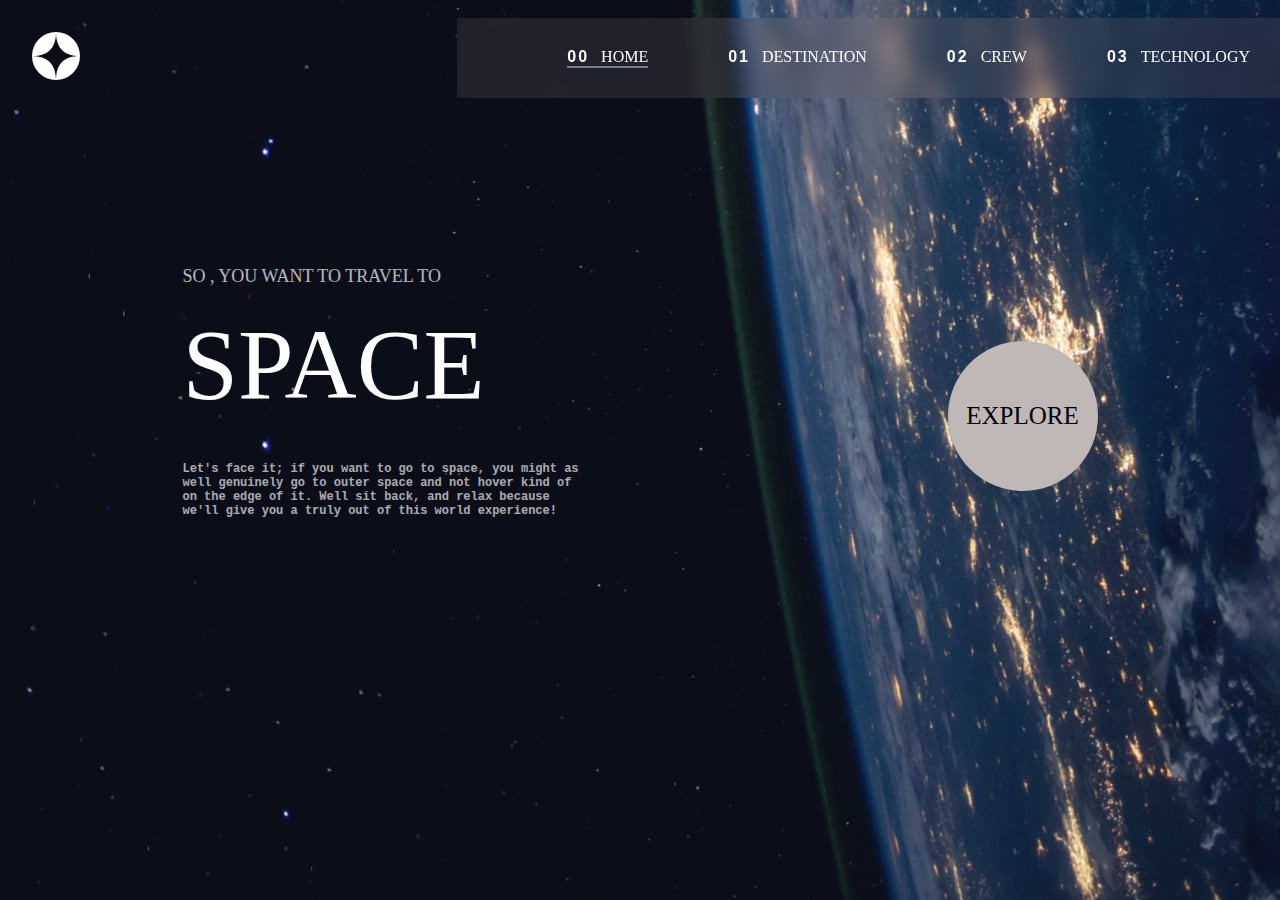
<file: index.html>
<!DOCTYPE html>
<html lang="en">
<head>
    <meta charset="UTF-8">
    <meta http-equiv="X-UA-Compatible" content="IE=edge">
    <meta name="viewport" content="width=device-width, initial-scale=1.0">
    <link rel="icon" href="./images/logos.svg">
    <link rel="stylesheet" href="styles.css">
    <title>Space</title>
</head>
<body>

<header class="primary-header flex">

  <div class="py-5">
  <img id="logo" src="./images/logo.svg">
  </div>

<div class="py-6">
  <img id="icon" src="./images/icon-hamburger.svg"  alt="">
</div>

  <nav id="nav">

  <ul id="primary-navigation" class="primary-navigation flex">
    <li>
      <img id="close" src="./images/icon-close.svg">
    </li>
      <li  class="active">
      <a  href="index.html">
        <span aria-hidden="true">00</span>HOME
      </a>
    </li>
    <li>
      <a href="destination.html">
        <span aria-hidden="true">01</span>DESTINATION
      </a>
    </li>
    <li>
      <a href="crew.html">
        <span aria-hidden="true">02</span>CREW
      </a>
    </li>
    <li>
      <a href="technology.html">
        <span aria-hidden="true">03</span>TECHNOLOGY
      </a>
    </li>
    </ul>
</nav>

</header>

<main id="main">
  <div id="text">
    <p>SO , YOU WANT TO TRAVEL TO </p>
    <h1>SPACE</h1>
    <h2>Let's face it; if you want to go to space, you might as well genuinely go to outer space and not hover kind of on the edge of it. Well sit back, and relax because we'll give you a truly out of this world experience!</h2>
  </div>

  <div class="explore">
    <p>EXPLORE</p>
  </div>
  </main>


<script src="app.js"></script>
</body>
</html>
</file>
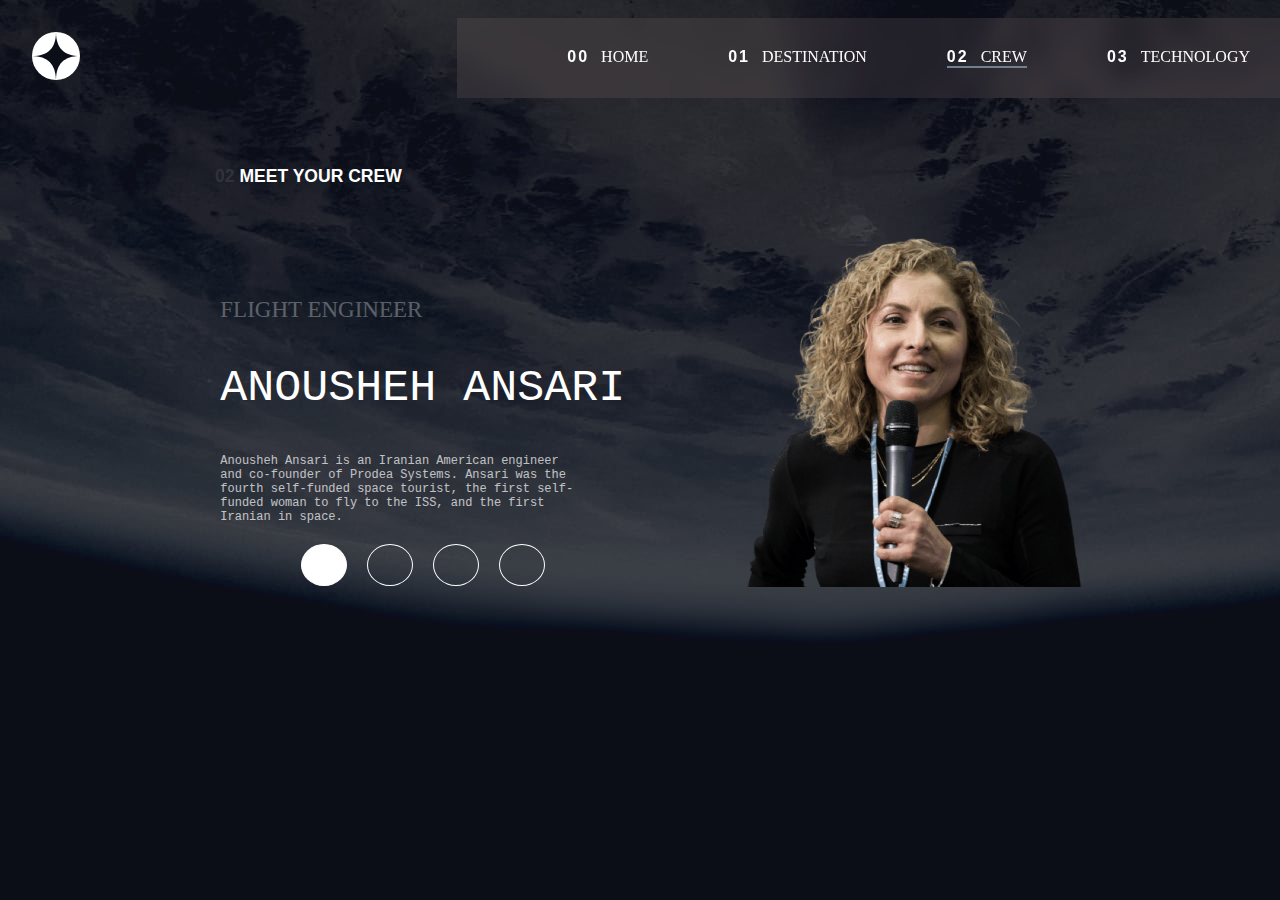
<file: crew.html>
<!DOCTYPE html>
<html lang="en">
<head>
    <meta charset="UTF-8">
    <meta http-equiv="X-UA-Compatible" content="IE=edge">
    <meta name="viewport" content="width=device-width, initial-scale=1.0">
    <link rel="icon" href="./images/logos.svg">
    <link rel="stylesheet" href="crew.css">
    <title>Space</title>
</head>
<body>

<header class="primary-header flex">

  <div class="py-5">
  <img id="logo" src="./images/logo.svg">
  </div>

<div class="py-6">
  <img id="icon" src="./images/icon-hamburger.svg"  alt="">
</div>

  <nav id="nav">

  <ul id="primary-navigation" class="primary-navigation flex">
    <li>
      <img id="close" src="./images/icon-close.svg">
    </li>
      <li  >
      <a  href="index.html">
        <span aria-hidden="true">00</span>HOME
      </a>
    </li>
    <li>
      <a href="destination.html">
        <span aria-hidden="true">01</span>DESTINATION
      </a>
    </li>
    <li class="active">
      <a href="crew.html">
        <span aria-hidden="true">02</span>CREW
      </a>
    </li>
    <li>
      <a href="technology.html">
        <span aria-hidden="true">03</span>TECHNOLOGY
      </a>
    </li>
    </ul>
</nav>
</header>


<div id="text">
    <h3><span>02</span> MEET YOUR CREW </h3>
</div>

<main>



  <article>


<div>
  <p id="role" class="t">FLIGHT ENGINEER</p>
</div>

<div class="h1">
  <p id="name">ANOUSHEH ANSARI</p>
</div>

<div id="large">
    <p id="bio">Anousheh Ansari is an Iranian American engineer and co-founder of Prodea Systems. Ansari was the fourth self-funded space tourist, the first self-funded woman to fly to the ISS, and the first Iranian in space.</p>
</div>

<div id="container">


<p id="primero" class="circulo white"></p>
<p id="segundo" class="circulo"></p>
<p id="tercero" class="circulo"></p>
<p id="cuarto"  class="circulo"></p>
</div>
  </article>



  <div id="image">
    <img id="im" src="./images/image-anousheh-ansari.png" alt="">

</div>


</main>


<script type="module" src="crew.js"></script>
</body>
</html>
</file>
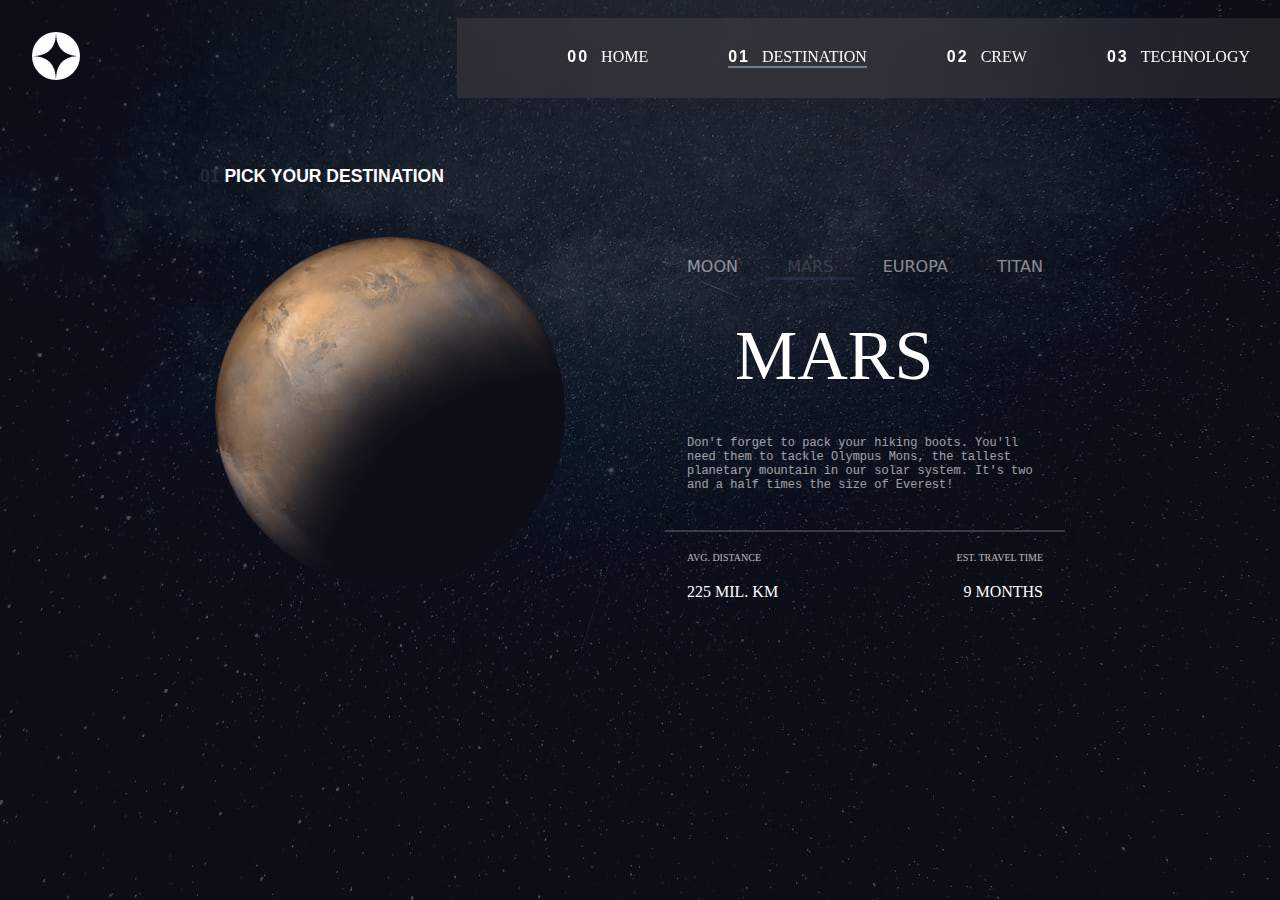
<file: destination.html>
<!DOCTYPE html>
<html lang="en">
<head>
    <meta charset="UTF-8">
    <meta http-equiv="X-UA-Compatible" content="IE=edge">
    <meta name="viewport" content="width=device-width, initial-scale=1.0">
    <link rel="icon" href="./images/logos.svg">
    <link rel="stylesheet" href="destination.css">
    <title>Space</title>
</head>
<body>

<header class="primary-header flex">

  <div class="py-5">
  <img id="logo" src="./images/logo.svg">
  </div>

<div class="py-6">
  <img id="icon" src="./images/icon-hamburger.svg"  alt="">
</div>

  <nav id="nav">

  <ul id="primary-navigation" class="primary-navigation flex">

    <li>
      <img id="close" src="./images/icon-close.svg">
    </li>

    <li>
      <a href="index.html">
        <span aria-hidden="true">00</span>HOME
      </a>
    </li>
    <li class="active">
      <a href="destination.html">
        <span aria-hidden="true">01</span>DESTINATION
      </a>
    </li>
    <li>
      <a href="crew.html">
        <span aria-hidden="true">02</span>CREW
      </a>
    </li>
    <li>
      <a href="technology.html">
        <span aria-hidden="true">03</span>TECHNOLOGY
      </a>
    </li>
    </ul>
</nav>

</header>



<div id="text">
    <h3><span>01</span> PICK YOUR DESTINATION</h3>
</div>

<main>

    <div id="image">
        <img id="imagen"  src="./images/image-mars.png" alt="">
    </div>


  <article>
<div class="planets">
  <p id="moon">MOON</p>
  <p id="mars" class="activeP">MARS</p>
  <p id="europa">EUROPA</p>
  <p id="titan">TITAN</p>
</div>

<div>
  <p id="indicator">MARS</p>
</div>

<div id="large">
  <p id="largo">Don't forget to pack your hiking boots. You'll need them to tackle Olympus Mons, the tallest planetary mountain in our solar system. It's two and a half times the size of Everest!</p>
</div>>
<hr color="gray">
<div class="specific">
  <p>AVG. DISTANCE</p>
  <p>EST. TRAVEL TIME</p>
</div>
<div class="time">
  <p id="distance">225 MIL. KM</p>
  <p id="travel">9 MONTHS</p>
</div>

  </article>
</main>



<script type="module" src="destination.js"></script>
</body>
</html>
</file>
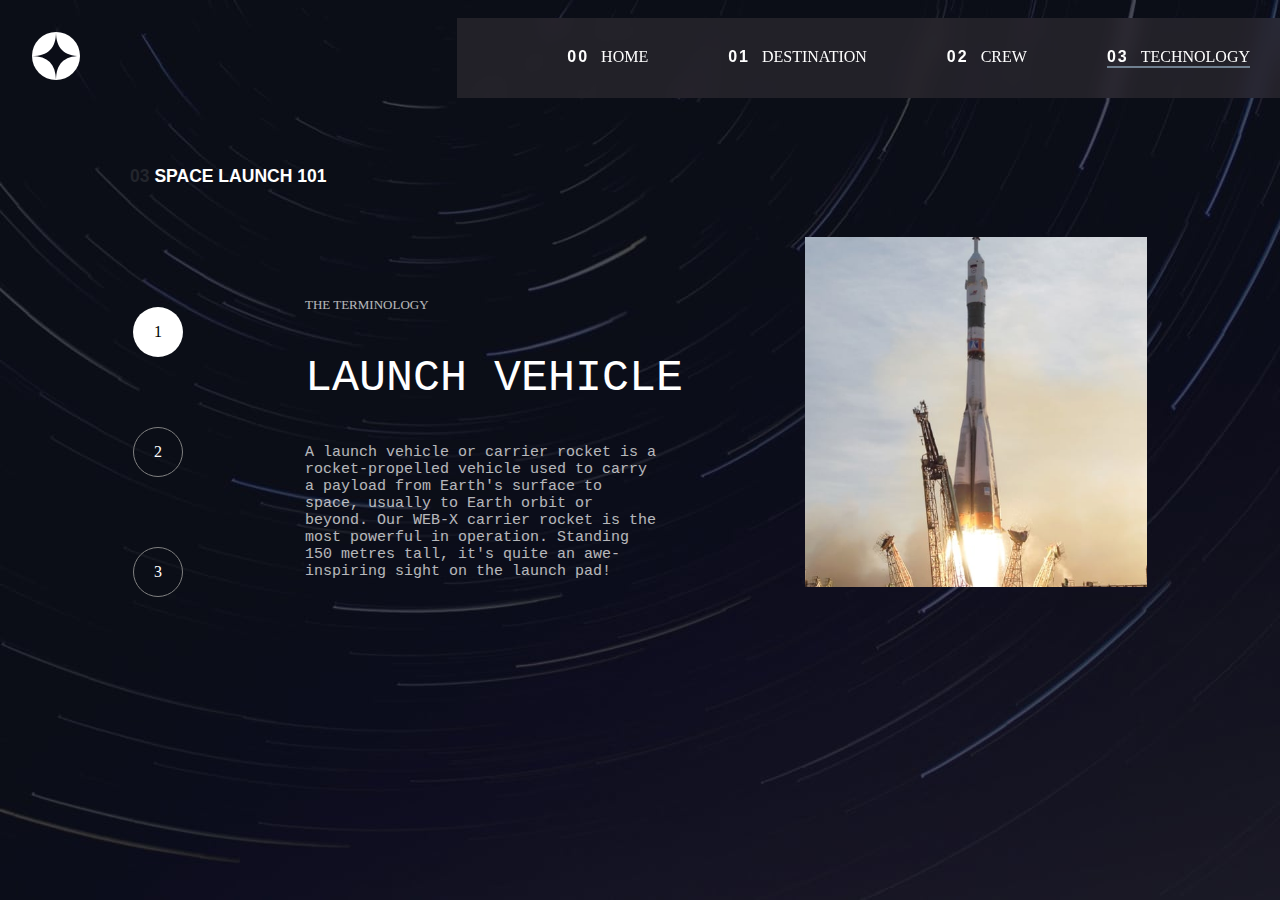
<file: technology.html>
<!DOCTYPE html>
<html lang="en">
<head>
    <meta charset="UTF-8">
    <meta http-equiv="X-UA-Compatible" content="IE=edge">
    <meta name="viewport" content="width=device-width, initial-scale=1.0">
      <link rel="icon" href="./images/logos.svg">
    <link rel="stylesheet" href="technology.css">
    <title>Space</title>
</head>
<body>

<header class="primary-header flex">

  <div class="py-5">
  <img id="logo" src="./images/logo.svg">
  </div>

<div class="py-6">
  <img id="icon" src="./images/icon-hamburger.svg"  alt="">
</div>

  <nav id="nav">

  <ul id="primary-navigation" class="primary-navigation flex">
    <li>
      <img id="close" src="./images/icon-close.svg">
    </li>
      <li  >
      <a  href="index.html">
        <span aria-hidden="true">00</span>HOME
      </a>
    </li>
    <li>
      <a href="destination.html">
        <span aria-hidden="true">01</span>DESTINATION
      </a>
    </li>
    <li >
      <a href="crew.html">
        <span aria-hidden="true">02</span>CREW
      </a>
    </li>
    <li class="active">
      <a href="technology.html">
        <span aria-hidden="true">03</span>TECHNOLOGY
      </a>
    </li>
    </ul>
</nav>
</header>


<div id="text">
    <h3><span>03</span> SPACE LAUNCH 101 </h3>
</div>

<main>

<div>
<div class="circle" id="uno">
    1
</div>

<div class="one" id="dos">
        2
</div>

<div class="one" id="tres">
        3
</div>

</div>




  <article>


<div>
  <p class="t">THE TERMINOLOGY</p>
</div>

<div class="h1">
  <p id="name">LAUNCH VEHICLE</p>
</div>

<div id="large">
    <p id="description">A launch vehicle or carrier rocket is a rocket-propelled vehicle used to carry a payload from Earth's surface to space, usually to Earth orbit or beyond. Our WEB-X carrier rocket is the most powerful in operation. Standing 150 metres tall, it's quite an awe-inspiring sight on the launch pad!</p>
</div>

  </article>

  <div id="image">
    <img id="imagen"  src="./images/image-launch-vehicle-portrait.jpg" alt="">
</div>


</main>


<script type="module" src="technology.js"></script>
</body>
</html>
</file>
<file: styles.css>
*{
    padding: 0px;
    margin: 0px;
    box-sizing: border-box;
}

#icon{
    margin: 2rem;
}

body{
    background-image: url("./background-home-desktop.jpg");
    background-position: center;
    background-size: cover;
    background-attachment: fixed;
}

#logo{
    margin: 2rem;
}

.flex{
    display: flex;
    gap: var(--gap, 5rem);
}

.primary-header{
    justify-content: space-between;
    align-items: center;
}



#primary-navigation{
    background-color: rgba(128, 109, 109, 0.2);
    backdrop-filter: blur(10px);
    list-style: none;
    padding: 30px;
}

a{
    text-decoration: none;
    list-style: none;
    color: white;
}


.primary-navigation a > span {
    font-family: 'Franklin Gothic Medium', 'Arial Narrow', Arial, sans-serif;
    letter-spacing: 2px;
    font-weight: 700;
    margin-inline-end:0.75em ;
}


.active{
    border-bottom: 2px solid slategrey;
}


/* main */

#main{
   display: flex;
   justify-content: space-around;
   align-items: center;
   margin-top: 150px;
}

p{
    font-size: 25px;
    color:white;
}

h1{
    font-family: Cambria, Cochin, Georgia, Times, 'Times New Roman', serif;
    color:white;
   font-weight: 1;
     font-size: 100px;
}

#text{
    width: 400px;
    height: 300px;
}

.explore{
    border-radius: 50%;
    height: 150px;
    text-align: center;
    width: 150px;
    background-color: rgb(192, 183, 183);
   display: flex;

justify-content: center;
align-items: center;
}

.explore p {
    color: black;
}

h2{
    padding-top: 40px;
   font-family: 'Courier New', Courier, monospace;
   font-size: 12px;
   color: white;
   opacity: 0.65;
}

.py-6 {
    display: none;
}

#text p {
    opacity: 0.7;
    font-size: 18px;
    font-family: Cambria, Cochin, Georgia, Times, 'Times New Roman', serif;
    padding-bottom: 20px;
}

#close {
    display: none;
    cursor: pointer;
}



/* TABLET */

@media (max-width: 768px) {

    body{
        background-image: url("./background-home-tablet.jpg");
        background-position: center;
        background-size: cover;
        background-attachment: fixed;
    }

  #primary-navigation{
        display: flex;
        flex-direction: column;
        padding: 10px;
    }

nav{
    display: none;
}




.py-6 {
    display: block;
    cursor: pointer;
}


}

/* HOME MOBILE */

@media (max-width: 450px) {
    body{
        background-image: url("./background-home-mobile.jpg");
        background-position: center;
        background-size: cover;
        background-repeat: no-repeat;
        background-attachment: fixed;
    }

}
</file>
<file: crew.css>
*{
    padding: 0px;
    margin: 0px;
    box-sizing: border-box;
}



body{
    background-image: url("./images/background-crew-desktop.jpg");
    background-position: center;
    background-size: cover;
    background-attachment: fixed;
}

#logo{
    margin: 2rem;
}

#icon{
    margin: 2rem;
}

.flex{
    display: flex;
    gap: var(--gap, 5rem);
}

.primary-header{
    justify-content: space-between;
    align-items: center;
}



#primary-navigation{
    background-color: rgba(128, 109, 109, 0.2);
    backdrop-filter: blur(10px);
    list-style: none;
    padding: 30px;
}

a{
    text-decoration: none;
    list-style: none;
    color: white;
}


.primary-navigation a > span {
    font-family: 'Franklin Gothic Medium', 'Arial Narrow', Arial, sans-serif;
    letter-spacing: 2px;
    font-weight: 700;
    margin-inline-end:0.75em ;
}


.active{
    border-bottom: 2px solid slategrey;
}






p {
    color: black;
}

h2{
    padding-top: 40px;
   font-family: 'Courier New', Courier, monospace;
   font-size: 12px;
   color: rgb(169, 159, 159);;
}

.py-6 {
    display: none;
}

#text p {
    font-size: 20px;
    padding-bottom: 20px;
}

#close {
    display: none;
    cursor: pointer;
}


main {
    display: flex;
    justify-content: center;
    gap: 100px;
    flex-wrap: wrap;
}

main img {
  height: 350px;
}


article {
    padding-top: 40px;
}

article div{
    display: flex;
    flex-direction: row;
    justify-content: space-between;

}

#text span {
    color: gray;
    opacity: 0.2;
}

#text {
    margin: 50px 215px;
   font-size: 15px;
   color: white;
   font-family:Verdana, Geneva, Tahoma, sans-serif;
}

.t{
    font-size: 23px;
 opacity: 0.3;
}

.h1{
    font-size: 45px;
    font-family: 'Courier New', Courier, monospace;
    font-weight: 300;
}

.img{
    height: 20px;
}

.white{
    background-color: white;
}

#container {
    display: flex;
justify-content: center;
gap: 20px;
height: 1px;
}

.circulo {
    cursor: pointer;
    border: 1px solid;
    border-radius: 50%;
}


/* TEXTO */

main p {
    color: white;
    padding: 20px 22px;
}


#indicator{
    font-weight: 500;
    font-size: 70px;
    padding: 20px 70px;
}

.planets {
    font-family: system-ui, -apple-system, BlinkMacSystemFont, 'Segoe UI', Roboto, Oxygen, Ubuntu, Cantarell, 'Open Sans', 'Helvetica Neue', sans-serif ;
    opacity: 0.5;
}

.activeP{
    opacity: 0.3;
    height: 20px;
    border-bottom: 3px solid rgb(108, 119, 222);
}


#large{
    width: 400px;
    opacity: 0.7;
    font-family: 'Courier New', Courier, monospace;
    font-size: 12px;
}


hr {
    height: 0.1em;
    opacity: 0.4;
}


.specific {
    font-size: 10px;
    opacity: 0.7;
}

.time{
   margin-top: -20px;
}

/* TABLET */

@media (max-width: 768px) {

    body{
        background-image: url("./images/background-destination-tablet.jpg");
        background-position: center;
        background-size: cover;
        background-attachment: fixed;
    }

  #primary-navigation{
        display: flex;
        flex-direction: column;
        padding: 10px;
    }

nav{
    display: none;
}




.py-6 {
    display: block;
    cursor: pointer;
}


}

/* HOME MOBILE */

@media (max-width: 450px) {
    body{
        background-image: url("./images/background-destination-mobile.jpg");
        background-position: center;
        background-size: cover;
        background-repeat: no-repeat;
        background-attachment: fixed;
    }

}
</file>
<file: destination.css>
*{
    padding: 0px;
    margin: 0px;
    box-sizing: border-box;
}

#icon{
    margin: 2rem;
}

body{
    background-image: url("./images/background-destination-desktop.jpg");
    background-position: center;
    background-size: cover;
    background-attachment: fixed;
}

#logo{
    margin: 2rem;
}

.flex{
    display: flex;
    gap: var(--gap, 5rem);
}

.primary-header{
    justify-content: space-between;
    align-items: center;
}

#moon,#mars,#europa,#titan{
    cursor: pointer;
}

#primary-navigation{
    background-color: rgba(128, 109, 109, 0.2);
    backdrop-filter: blur(10px);
    list-style: none;
    padding: 30px;
}

a{
    text-decoration: none;
    list-style: none;
    color: white;
}


.primary-navigation a > span {
    font-family: 'Franklin Gothic Medium', 'Arial Narrow', Arial, sans-serif;
    letter-spacing: 2px;
    font-weight: 700;
    margin-inline-end:0.75em ;
}


.active{
    border-bottom: 2px solid slategrey;
}






p {
    color: black;
}

h2{
    padding-top: 40px;
   font-family: 'Courier New', Courier, monospace;
   font-size: 12px;
   color: rgb(169, 159, 159);;
}

.py-6 {
    display: none;
}

#text p {
    font-size: 20px;
    padding-bottom: 20px;

}

#close {
    display: none;
    cursor: pointer;
}


main {
    display: flex;
    justify-content: center;
    gap: 100px;
    flex-wrap: wrap;
}

main img {
  height: 350px;
}


article div{
    display: flex;
    flex-direction: row;
    justify-content: space-between;

}

#text span {
    color: gray;
    opacity: 0.2;
}

#text {
   margin: 50px 200px;
   font-size: 15px;
   color: white;
   font-family:Verdana, Geneva, Tahoma, sans-serif;
}


/* TEXTO */

main p {
    color: white;
    padding: 20px 22px;
}


#indicator{
    font-weight: 500;
    font-size: 70px;
    padding: 20px 70px;
}

.planets {
    font-family: system-ui, -apple-system, BlinkMacSystemFont, 'Segoe UI', Roboto, Oxygen, Ubuntu, Cantarell, 'Open Sans', 'Helvetica Neue', sans-serif ;
    opacity: 0.5;
}

.activeP{
    opacity: 0.3;
    height: 20px;
    border-bottom: 3px solid rgb(108, 119, 222);
}


#large{
    width: 400px;
    opacity: 0.6;
    font-family: 'Courier New', Courier, monospace;
    font-size: 12px;
}


hr {
    height: 0.1em;
    opacity: 0.4;
}


.specific {
    font-size: 10px;
    opacity: 0.7;
}

.time{
   margin-top: -20px;
}

/* TABLET */

@media (max-width: 768px) {

    body{
        background-image: url("./images/background-destination-tablet.jpg");
        background-position: center;
        background-size: cover;
        background-attachment: fixed;
    }

  #primary-navigation{
        display: flex;
        flex-direction: column;
        padding: 10px;
    }

nav{
    display: none;
}




.py-6 {
    display: block;
    cursor: pointer;
}


}

/* HOME MOBILE */

@media (max-width: 450px) {
    body{
        background-image: url("./images/background-destination-mobile.jpg");
        background-position: center;
        background-size: cover;
        background-repeat: no-repeat;
        background-attachment: fixed;
    }

}
</file>
<file: technology.css>
*{
    padding: 0px;
    margin: 0px;
    box-sizing: border-box;
}

#icon{
    margin: 2rem;
}

body{
    background-image: url("./images/background-technology-desktop.jpg");
    background-position: center;
    background-size: cover;
    background-attachment: fixed;
}

#logo{
    margin: 2rem;
}

.flex{
    display: flex;
    gap: var(--gap, 5rem);
}

.primary-header{
    justify-content: space-between;
    align-items: center;
}

#container{
    display: flex;
    flex-direction: row;
}

#circulo{
border: 2px solid;
}

#primary-navigation{
    background-color: rgba(128, 109, 109, 0.2);
    backdrop-filter: blur(10px);
    list-style: none;
    padding: 30px;
}

a{
    text-decoration: none;
    list-style: none;
    color: white;
}


.primary-navigation a > span {
    font-family: 'Franklin Gothic Medium', 'Arial Narrow', Arial, sans-serif;
    letter-spacing: 2px;
    font-weight: 700;
    margin-inline-end:0.75em ;
}


.active{
    border-bottom: 2px solid slategrey;
}






p {
    color: black;
}

h2{
    padding-top: 40px;
   font-family: 'Courier New', Courier, monospace;
   font-size: 12px;
   color: rgb(169, 159, 159);;
}

.py-6 {
    display: none;
}

#text p {
    font-size: 20px;
    padding-bottom: 20px;
}

#close {
    display: none;
    cursor: pointer;
}


main {
    display: flex;
    justify-content: center;
    gap: 100px;
    flex-wrap: wrap;
}

main img {
  height: 350px;
}


article {
    padding-top: 40px;
}

article div{
    display: flex;
    flex-direction: row;
    justify-content: space-between;

}

#text span {
    color: gray;
    opacity: 0.2;
}

#text {
    margin: 50px 130px;
   font-size: 15px;
   color: white;
   font-family:Verdana, Geneva, Tahoma, sans-serif;
}

.t{
    font-size: 13px;
 opacity: 0.7;
}

.h1{
    font-size: 45px;
    font-family: 'Courier New', Courier, monospace;
    font-weight: 300;
}

/* TEXTO */

main p {
    color: white;
    padding: 20px 22px;
}


#indicator{
    font-weight: 500;
    font-size: 70px;
    padding: 20px 70px;
}

.planets {
    font-family: system-ui, -apple-system, BlinkMacSystemFont, 'Segoe UI', Roboto, Oxygen, Ubuntu, Cantarell, 'Open Sans', 'Helvetica Neue', sans-serif ;
    opacity: 0.5;
}

.activeP{
    opacity: 0.3;
    height: 20px;
    border-bottom: 3px solid rgb(108, 119, 222);
}



#large{
    width: 400px;
    opacity: 0.7;
    font-family: 'Courier New', Courier, monospace;
    font-size: 15px;
}


hr {
    height: 0.1em;
    opacity: 0.4;
}


.specific {
    font-size: 10px;
    opacity: 0.7;
}

.time{
   margin-top: -20px;
}

.circle{
    background-color: white;
    height: 50px;
    width: 50px;
    border-radius: 50%;
    display: flex;
    align-items: center;
    justify-content: center;
    margin-top: 70px;
    cursor: pointer;
}

.one{
    cursor: pointer;
    color: white;
    border: 0.1em solid gray;
    height: 50px;
    width: 50px;
    border-radius: 50%;
    display: flex;
    align-items: center;
    justify-content: center;
    margin-top: 70px;
}



/* TABLET */

@media (max-width: 768px) {

    body{
        background-image: url("./images/background-technology-tablet.jpg");
        background-position: center;
        background-size: cover;
        background-attachment: fixed;
    }

  #primary-navigation{
        display: flex;
        flex-direction: column;
        padding: 10px;
    }

nav{
    display: none;
}


.py-6 {
    display: block;
    cursor: pointer;
}


}

/* HOME MOBILE */

@media (max-width: 450px) {
    body{
        background-image: url("./images/background-technology-mobile.jpg");
        background-position: center;
        background-size: cover;
        background-repeat: no-repeat;
        background-attachment: fixed;
    }

}
</file>
